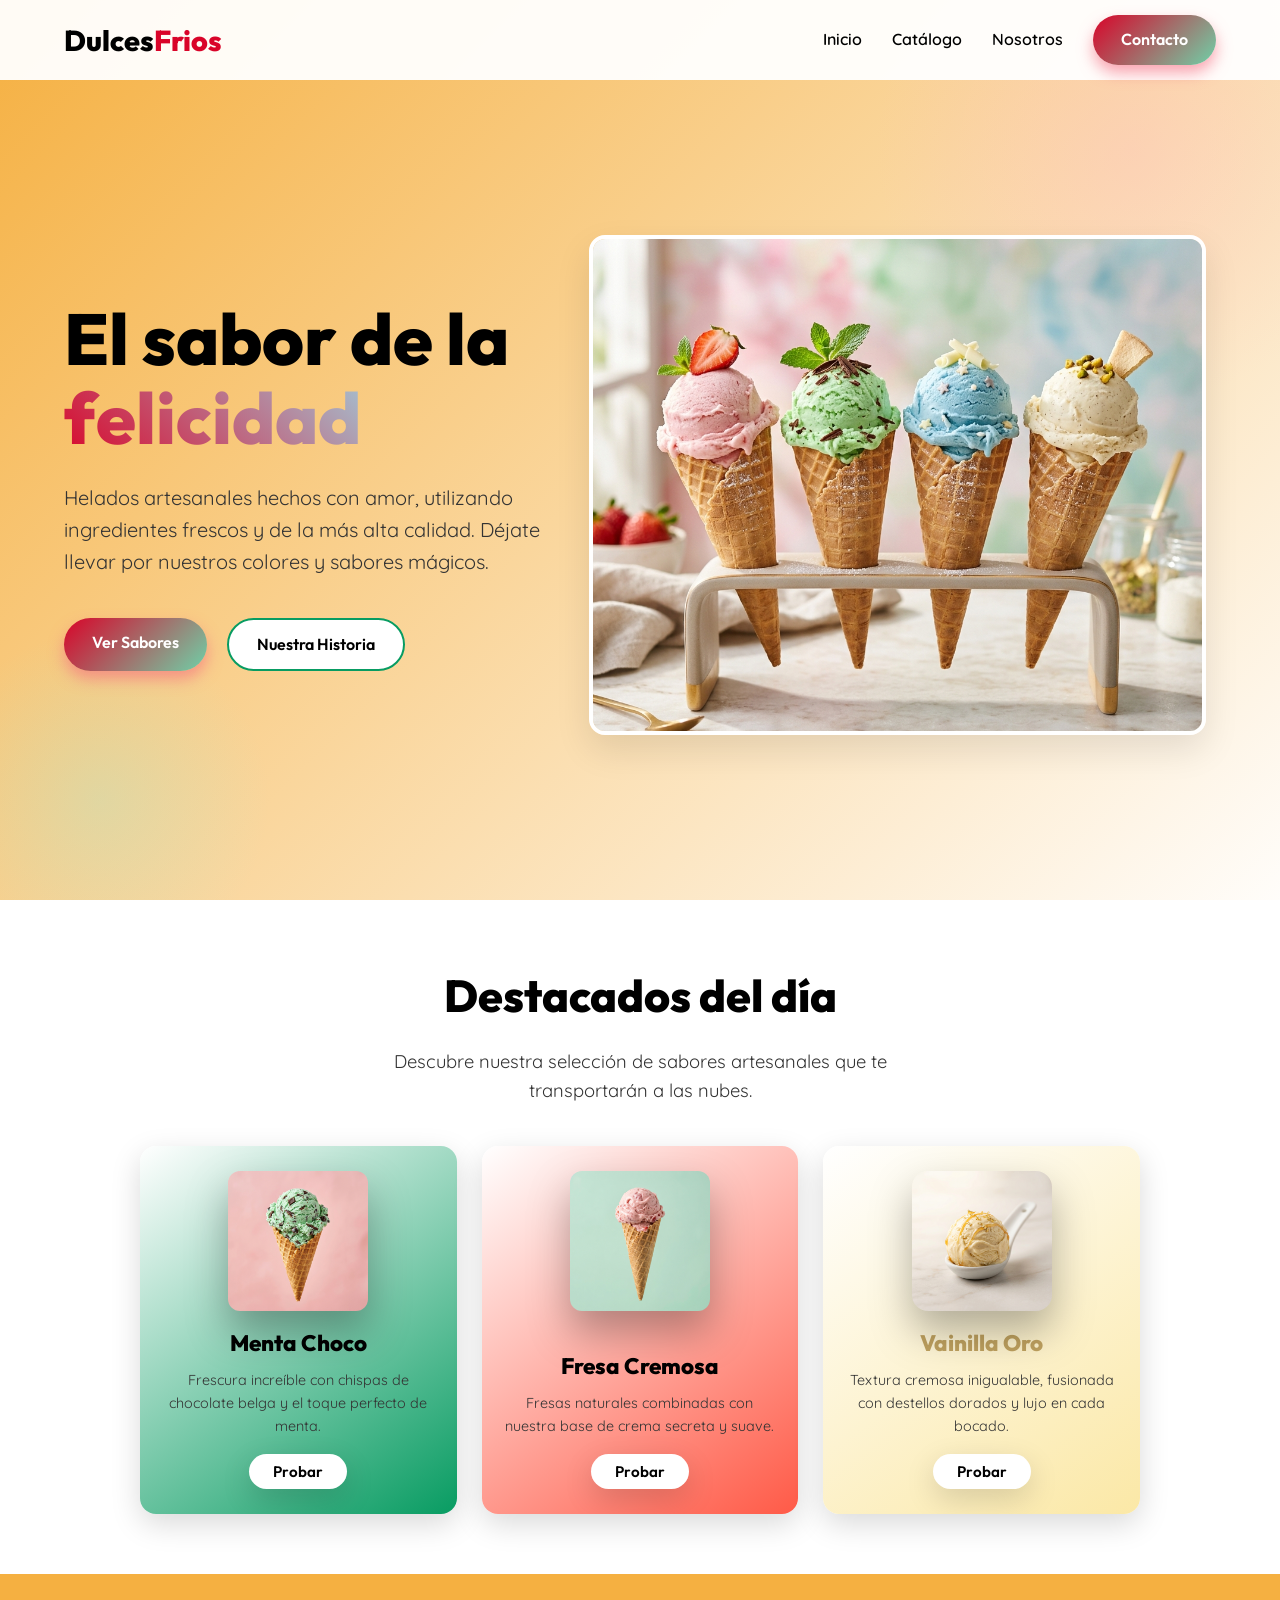
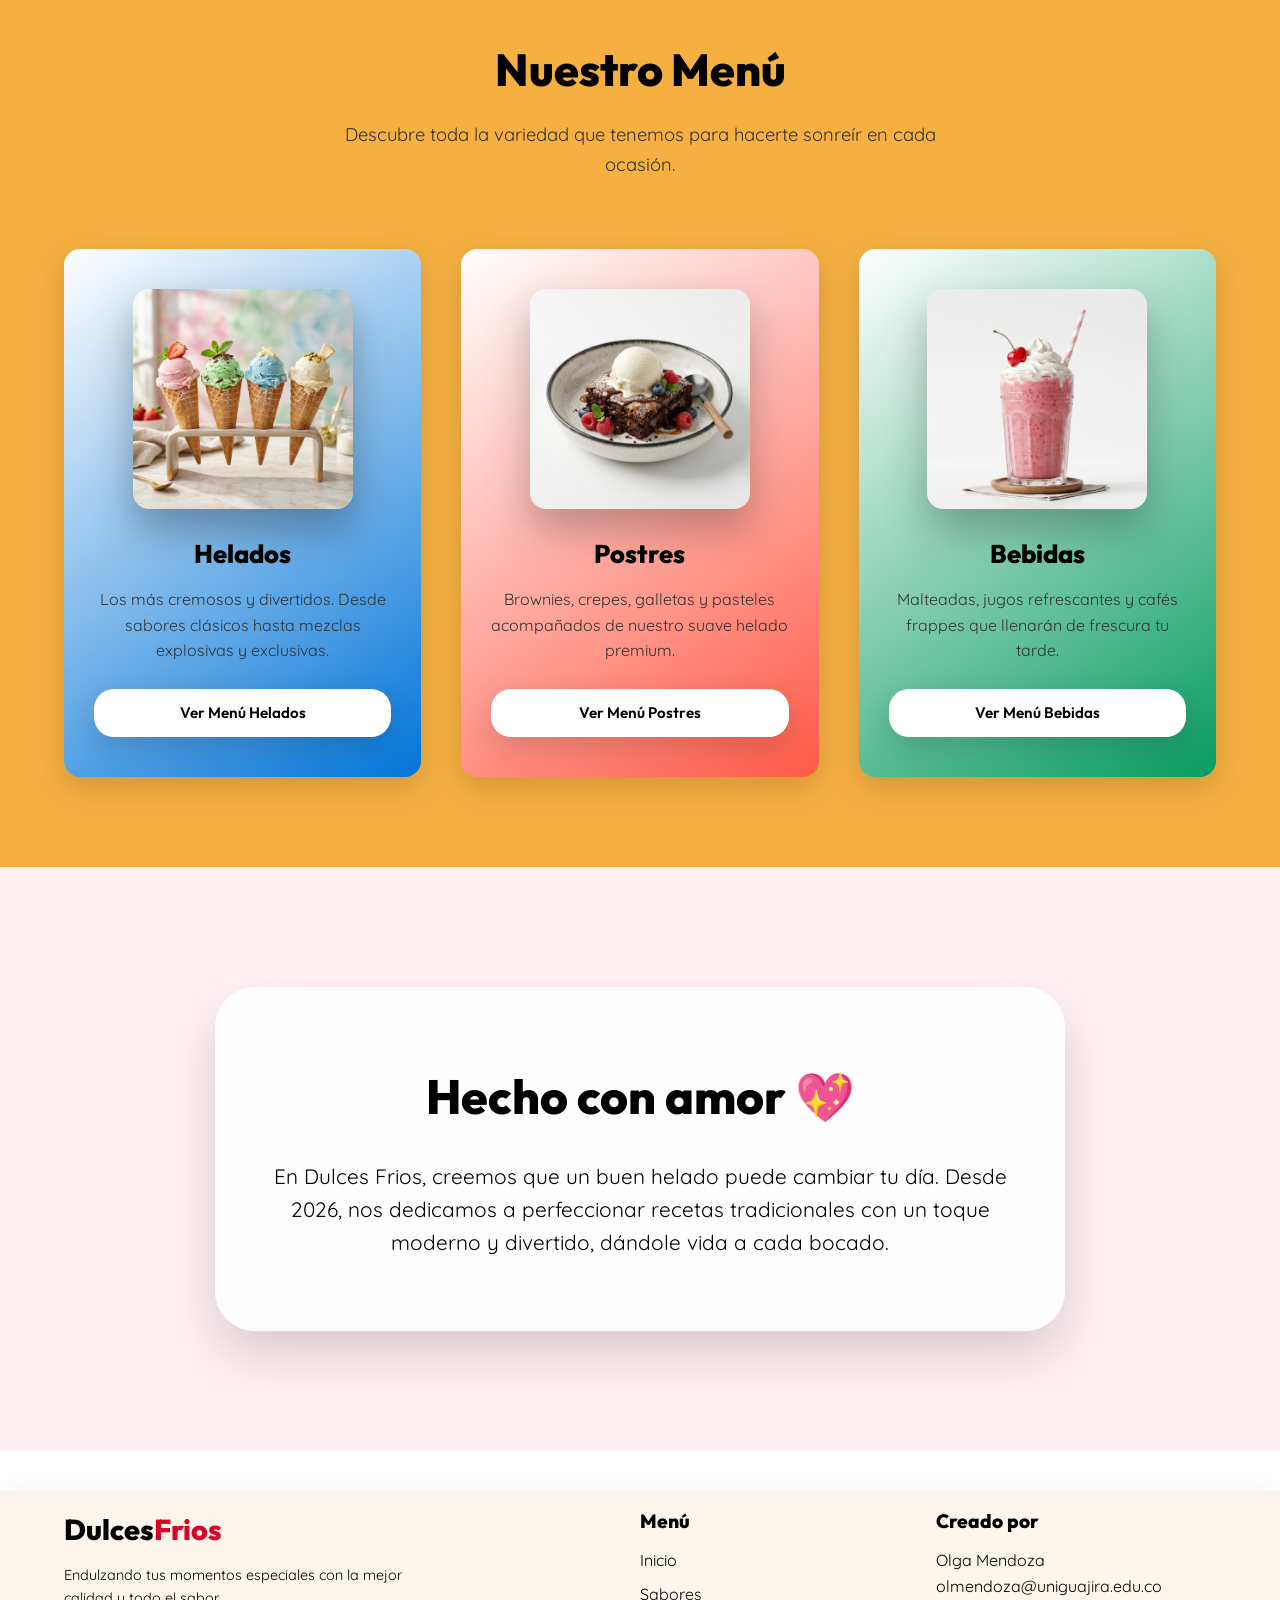
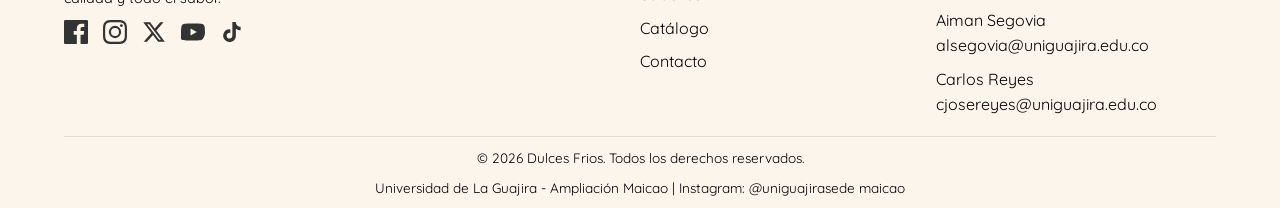
<file: index.html>
<!DOCTYPE html>
<html lang="es">

<head>
    <meta charset="UTF-8">
    <meta name="viewport" content="width=device-width, initial-scale=1.0">
    <title>Dulces Frios - Sabores que enamoran</title>
    <meta name="description" content="Heladería artesanal con los mejores sabores.">
    <link rel="stylesheet" href="styles.css">
    <!-- Google Fonts -->
    <link rel="preconnect" href="https://fonts.googleapis.com">
    <link rel="preconnect" href="https://fonts.gstatic.com" crossorigin>
    <link
        href="https://fonts.googleapis.com/css2?family=Outfit:wght@300;400;600;800&family=Quicksand:wght@400;500;600;700&display=swap"
        rel="stylesheet">
</head>

<body>
    <header class="navbar">
        <div class="logo">Dulces<span>Frios</span></div>
        <nav class="nav-links">
            <a href="index.html">Inicio</a>
            <a href="catalogo.html">Catálogo</a>
            <a href="nosotros.html">Nosotros</a>
            <a href="contacto.html" class="btn-primary">Contacto</a>
        </nav>
        <div class="menu-toggle" id="mobile-menu">
            <span class="bar"></span>
            <span class="bar"></span>
            <span class="bar"></span>
        </div>
    </header>

    <main>
        <section id="home" class="hero">
            <div class="hero-content">
                <h1>El sabor de la <span class="text-gradient">felicidad</span></h1>
                <p>Helados artesanales hechos con amor, utilizando ingredientes frescos y de la más alta calidad. Déjate
                    llevar por nuestros colores y sabores mágicos.</p>
                <div class="hero-buttons">
                    <a href="#sabores" class="btn-primary">Ver Sabores</a>
                    <a href="nosotros.html" class="btn-secondary">Nuestra Historia</a>
                </div>
            </div>
            <div class="hero-image-container" style="position: relative; padding: 10px;">
                <img src="assets/hero_ice_cream_1776180432655.png" alt="Conos de helado deliciosos"
                    class="hero-img floating"
                    style="width: 100%; border-radius: 16px; object-fit: cover; max-height: 500px; box-shadow: 0 15px 35px rgba(0,0,0,0.1); border: 4px solid var(--color-white);">
                <div class="blob-background"></div>
            </div>
        </section>

        <section id="sabores" class="flavors-section destacados-section">
            <div class="section-header">
                <h2>Destacados del día</h2>
                <p>Descubre nuestra selección de sabores artesanales que te transportarán a las nubes.</p>
            </div>
            <div class="flavor-grid">
                <!-- Card 1 -->
                <div class="flavor-card card-mint">
                    <div class="card-img-container">
                        <img src="assets/mint_ice_cream_1776180514341.png" alt="Helado de Menta" class="flavor-img">
                    </div>
                    <div class="card-content">
                        <h3>Menta Choco</h3>
                        <p>Frescura increíble con chispas de chocolate belga y el toque perfecto de menta.</p>
                        <button class="btn-small">Probar</button>
                    </div>
                </div>

                <!-- Card 2 -->
                <div class="flavor-card card-strawberry">
                    <div class="card-img-container">
                        <img src="assets/strawberry_ice_cream_1776180595097.png" alt="Helado de Fresa"
                            class="flavor-img">
                    </div>
                    <div class="card-content">
                        <h3>Fresa Cremosa</h3>
                        <p>Fresas naturales combinadas con nuestra base de crema secreta y suave.</p>
                        <button class="btn-small">Probar</button>
                    </div>
                </div>

                <!-- Card 3: Vainilla Oro -->
                <div class="flavor-card card-celeste" style="background: linear-gradient(145deg, #ffffff, #fbe8a6);">
                    <div class="card-img-container">
                        <img src="assets/vainilla_oro.png" alt="Helado Vainilla Oro" class="flavor-img"
                            style="border-radius: 16px;">
                    </div>
                    <div class="card-content">
                        <h3 style="color: #bfa15f;">Vainilla Oro</h3>
                        <p>Textura cremosa inigualable, fusionada con destellos dorados y lujo en cada bocado.</p>
                        <button class="btn-small">Probar</button>
                    </div>
                </div>
            </div>
        </section>

        <!-- Nuevo Menú Section -->
        <section id="menu" class="flavors-section"
            style="background-color: var(--color-cream); padding-top: 60px; padding-bottom: 90px;">
            <div class="section-header">
                <h2>Nuestro Menú</h2>
                <p>Descubre toda la variedad que tenemos para hacerte sonreír en cada ocasión.</p>
            </div>
            <div class="flavor-grid">
                <!-- Helados -->
                <div class="flavor-card card-celeste"
                    style="background: linear-gradient(145deg, #ffffff, var(--color-celeste));">
                    <div class="card-img-container">
                        <img src="assets/hero_ice_cream_1776180432655.png" alt="Helados" class="flavor-img"
                            style="border-radius: 16px;">
                    </div>
                    <div class="card-content">
                        <h3>Helados</h3>
                        <p>Los más cremosos y divertidos. Desde sabores clásicos hasta mezclas explosivas y exclusivas.</p>
                        <a href="catalogo.html#helados" class="btn-small text-center" style="width:100%; display:block; padding: 12px 0;">Ver Menú Helados</a>
                    </div>
                </div>

                <!-- Postres -->
                <div class="flavor-card card-strawberry"
                    style="background: linear-gradient(145deg, #ffffff, var(--color-pink-light));">
                    <div class="card-img-container" style="position: relative;">
                        <img src="assets/postre_brownie.png" alt="Postres" class="flavor-img"
                            style="border-radius: 16px; filter: drop-shadow(0 20px 20px rgba(0,0,0,0.25)); object-fit: contain;">
                    </div>
                    <div class="card-content">
                        <h3>Postres</h3>
                        <p>Brownies, crepes, galletas y pasteles acompañados de nuestro suave helado premium.</p>
                        <a href="catalogo.html#postres" class="btn-small text-center" style="width:100%; display:block; padding: 12px 0;">Ver Menú Postres</a>
                    </div>
                </div>

                <!-- Bebidas -->
                <div class="flavor-card card-mint"
                    style="background: linear-gradient(145deg, #ffffff, var(--color-mint));">
                    <div class="card-img-container">
                        <img src="assets/bebida_malteada.png" alt="Bebidas" class="flavor-img"
                            style="border-radius: 16px; filter: drop-shadow(0 20px 20px rgba(0,0,0,0.25)); object-fit: contain;">
                    </div>
                    <div class="card-content">
                        <h3>Bebidas</h3>
                        <p>Malteadas, jugos refrescantes y cafés frappes que llenarán de frescura tu tarde.</p>
                        <a href="catalogo.html#bebidas" class="btn-small text-center" style="width:100%; display:block; padding: 12px 0;">Ver Menú Bebidas</a>
                    </div>
                </div>
            </div>

        </section>

        <section id="sobre-nosotros" class="about-section">
            <div class="glass-panel">
                <div class="about-text">
                    <h2>Hecho con amor 💖</h2>
                    <p>En Dulces Frios, creemos que un buen helado puede cambiar tu día. Desde 2026, nos dedicamos a
                        perfeccionar recetas tradicionales con un toque moderno y divertido, dándole vida a cada bocado.
                    </p>
                </div>
            </div>
        </section>
    </main>

    <!-- Footer -->
    <footer class="footer">
        <div class="footer-container">
            <!-- Brand & Logos -->
            <div class="footer-brand">
                <div class="logo">Dulces<span>Frios</span></div>
                <p>Endulzando tus momentos especiales con la mejor calidad y todo el sabor.</p>
                <div class="social-icons">
                    <a href="#" aria-label="Facebook"><svg class="w-6 h-6" style="width: 24px; height: 24px;"
                            fill="currentColor" viewBox="0 0 24 24">
                            <path
                                d="M22.675 0h-21.35C.597 0 0 .597 0 1.325v21.351C0 23.403.597 24 1.325 24H12.82v-9.294H9.692v-3.622h3.128V8.413c0-3.1 1.893-4.788 4.659-4.788 1.325 0 2.463.099 2.795.143v3.24l-1.918.001c-1.504 0-1.795.715-1.795 1.763v2.313h3.587l-.467 3.622h-3.12V24h6.116c.73 0 1.323-.597 1.323-1.325V1.325C24 .597 23.403 0 22.675 0z" />
                        </svg></a>
                    <a href="#" aria-label="Instagram"><svg class="w-6 h-6" style="width: 24px; height: 24px;"
                            fill="currentColor" viewBox="0 0 24 24">
                            <path
                                d="M12 2.163c3.204 0 3.584.012 4.85.07 3.252.148 4.771 1.691 4.919 4.919.058 1.265.069 1.645.069 4.849 0 3.205-.012 3.584-.069 4.849-.149 3.225-1.664 4.771-4.919 4.919-1.266.058-1.644.07-4.85.07-3.204 0-3.584-.012-4.849-.07-3.26-.149-4.771-1.699-4.919-4.92-.058-1.265-.07-1.644-.07-4.849 0-3.204.013-3.583.07-4.849.149-3.227 1.664-4.771 4.919-4.919 1.266-.057 1.645-.069 4.849-.069zM12 0C8.741 0 8.333.014 7.053.072 2.695.272.273 2.69.073 7.052.014 8.333 0 8.741 0 12c0 3.259.014 3.668.072 4.948.2 4.358 2.618 6.78 6.98 6.98C8.333 23.986 8.741 24 12 24c3.259 0 3.668-.014 4.948-.072 4.354-.2 6.782-2.618 6.979-6.98.059-1.28.073-1.689.073-4.948 0-3.259-.014-3.667-.072-4.947-.196-4.354-2.617-6.78-6.979-6.98C15.668.014 15.259 0 12 0zm0 5.838a6.162 6.162 0 100 12.324 6.162 6.162 0 000-12.324zM12 16a4 4 0 110-8 4 4 0 010 8zm6.406-11.845a1.44 1.44 0 100 2.881 1.44 1.44 0 000-2.881z" />
                        </svg></a>
                    <a href="#" aria-label="X"><svg class="w-6 h-6" style="width: 24px; height: 24px;"
                            fill="currentColor" viewBox="0 0 24 24">
                            <path
                                d="M18.244 2.25h3.308l-7.227 8.26 8.502 11.24H16.17l-5.214-6.817L4.99 21.75H1.68l7.73-8.835L1.254 2.25H8.08l4.713 6.231zm-1.161 17.52h1.833L7.084 4.126H5.117z" />
                        </svg></a>
                    <a href="#" aria-label="YouTube"><svg class="w-6 h-6" style="width: 24px; height: 24px;"
                            fill="currentColor" viewBox="0 0 24 24">
                            <path
                                d="M23.498 6.186a3.016 3.016 0 0 0-2.122-2.136C19.505 3.545 12 3.545 12 3.545s-7.505 0-9.377.505A3.017 3.017 0 0 0 .502 6.186C0 8.07 0 12 0 12s0 3.93-.502 5.814a3.016 3.016 0 0 0 2.122 2.136c1.871.505 9.376.505 9.376.505s7.505 0 9.377-.505a3.015 3.015 0 0 0 2.122-2.136C24 15.93 24 12 24 12s0-3.93-.502-5.814zM9.545 15.568V8.432L15.818 12l-6.273 3.568z" />
                        </svg></a>
                    <a href="#" aria-label="TikTok"><svg class="w-6 h-6" style="width: 24px; height: 24px;"
                            fill="currentColor" viewBox="0 0 24 24">
                            <path
                                d="M19.59 6.69a4.83 4.83 0 0 1-3.77-4.25V2h-3.45v13.67a2.89 2.89 0 0 1-5.2 1.74 2.89 2.89 0 0 1 2.31-4.64 2.93 2.93 0 0 1 .88.13V9.4a6.84 6.84 0 0 0-1-.05A6.33 6.33 0 0 0 5 20.1a6.34 6.34 0 0 0 10.86-4.43v-7a8.16 8.16 0 0 0 4.77 1.52v-3.4a4.85 4.85 0 0 1-1-.1z" />
                        </svg></a>
                </div>
            </div>

            <!-- Menú -->
            <div class="footer-links">
                <h4>Menú</h4>
                <ul>
                    <li><a href="index.html">Inicio</a></li>
                    <li><a href="index.html#sabores">Sabores</a></li>
                    <li><a href="catalogo.html">Catálogo</a></li>
                    <li><a href="contacto.html">Contacto</a></li>
                </ul>
            </div>

            <!-- Creadores -->
            <div class="footer-creators">
                <h4>Creado por</h4>
                <ul>
                    <li>Olga Mendoza <br><a href="mailto:olmendoza@uniguajira.edu.co"
                            class="text-brand-pink text-sm opacity-90 hover:opacity-100 transition-opacity">olmendoza@uniguajira.edu.co</a>
                    </li>
                    <li>Aiman Segovia <br><a href="mailto:alsegovia@uniguajira.edu.co"
                            class="text-brand-pink text-sm opacity-90 hover:opacity-100 transition-opacity">alsegovia@uniguajira.edu.co</a>
                    </li>
                    <li>Carlos Reyes <br><a href="mailto:cjosereyes@uniguajira.edu.co"
                            class="text-brand-pink text-sm opacity-90 hover:opacity-100 transition-opacity">cjosereyes@uniguajira.edu.co</a>
                    </li>
                </ul>
            </div>
        </div>
        <div class="footer-bottom">
            <p>&copy; 2026 Dulces Frios. Todos los derechos reservados.</p>
            <p style="margin-top: 8px;">Universidad de La Guajira - Ampliación Maicao | Instagram: <a
                    href="https://instagram.com/uniguajirasede" target="_blank"
                    class="text-brand-celeste">@uniguajirasede maicao</a></p>
        </div>
    </footer>

    <script src="script.js"></script>
</body>

</html>
</file>
<file: styles.css>
:root {
    --color-pink: #d90429; /* Vibrant pink */
    --color-pink-light: #ff5a47;
    --color-celeste: #0275d8;
    --color-cream: #f5b041;
    --color-mint: #089c62;
    --color-text: #000000;
    --color-text-light: #333333;
    --color-white: #ffffff; 
    --font-heading: 'Outfit', sans-serif;
    --font-body: 'Quicksand', sans-serif;
    --transition: all 0.3s ease;
    --shadow-soft: 0 10px 30px rgba(0, 0, 0, 0.15);
    --shadow-hover: 0 15px 40px rgba(0, 0, 0, 0.3);
}

* {
    margin: 0;
    padding: 0;
    box-sizing: border-box;
}

html {
    scroll-behavior: smooth;
}

body {
    font-family: var(--font-body);
    background-color: var(--color-white);
    color: var(--color-text);
    line-height: 1.6;
    overflow-x: hidden;
}

h1,
h2,
h3,
h4,
h5,
h6 {
    font-family: var(--font-heading);
    font-weight: 800;
    color: var(--color-text);
}

a {
    text-decoration: none;
    color: inherit;
}

/* Typography Utilities */
.text-gradient {
    background: linear-gradient(45deg, var(--color-pink), #a4c3d2);
    -webkit-background-clip: text;
    background-clip: text;
    -webkit-text-fill-color: transparent;
}

/* Buttons */
.btn-primary,
.btn-secondary,
.btn-small {
    display: inline-block;
    padding: 12px 28px;
    border-radius: 50px;
    font-family: var(--font-heading);
    font-weight: 600;
    cursor: pointer;
    transition: var(--transition);
    border: none;
    font-size: 1rem;
}

.btn-primary {
    background: linear-gradient(135deg, var(--color-pink), #6fd1a8);
    color: var(--color-white);
    box-shadow: 0 8px 15px rgba(245, 105, 126, 0.6);
}

.btn-primary:hover {
    transform: translateY(-3px);
    box-shadow: 0 12px 25px rgba(245, 105, 126, 0.8);
}

.btn-secondary {
    background: var(--color-white);
    color: var(--color-text);
    border: 2px solid var(--color-mint);
}

.btn-secondary:hover {
    background: var(--color-mint);
    color: var(--color-text);
    transform: translateY(-3px);
    border-color: transparent;
}

.btn-small {
    padding: 8px 24px;
    font-size: 0.95rem;
    background: var(--color-white);
    color: var(--color-text);
    border-radius: 20px;
    border: none;
    font-weight: 600;
    cursor: pointer;
    transition: var(--transition);
}

.btn-small:hover {
    background: var(--color-text);
    color: var(--color-white);
}

/* Navbar */
.navbar {
    display: flex;
    justify-content: space-between;
    align-items: center;
    padding: 15px 5%;
    background-color: rgba(255, 255, 255, 0.95);
    /* backdrop-filter eliminado para que no se difumine el fondo */
    position: fixed;
    top: 0;
    width: 100%;
    z-index: 1000;
    transition: var(--transition);
}

.navbar.scrolled {
    padding: 15px 5%;
    box-shadow: var(--shadow-soft);
}

.logo {
    font-family: var(--font-heading);
    font-size: 1.8rem;
    font-weight: 800;
    color: var(--color-text);
}

.logo span {
    color: var(--color-pink);
}

.nav-links {
    display: flex;
    align-items: center;
    gap: 30px;
}

.nav-links a {
    font-weight: 600;
    transition: var(--transition);
}

.nav-links a:not(.btn-primary):hover {
    color: var(--color-pink);
}

/* Mobile Menu */
.menu-toggle {
    display: none;
    flex-direction: column;
    cursor: pointer;
}

.menu-toggle .bar {
    width: 25px;
    height: 3px;
    background-color: var(--color-text);
    margin: 4px 0;
    transition: var(--transition);
    border-radius: 3px;
}

/* Hero Section */
.hero {
    min-height: 100vh;
    display: flex;
    align-items: center;
    justify-content: space-between;
    padding: 120px 5% 50px;
    background: linear-gradient(135deg, var(--color-cream) 0%, #fffdfa 100%);
    position: relative;
    overflow: hidden;
}

.hero::before {
    content: '';
    position: absolute;
    top: -150px;
    right: -150px;
    width: 600px;
    height: 600px;
    background: radial-gradient(circle, rgba(255, 182, 193, 0.3) 0%, transparent 60%);
    z-index: 0;
    border-radius: 50%;
}

.hero::after {
    content: '';
    position: absolute;
    bottom: -100px;
    left: -100px;
    width: 400px;
    height: 400px;
    background: radial-gradient(circle, rgba(168, 230, 207, 0.3) 0%, transparent 60%);
    z-index: 0;
    border-radius: 50%;
}

.hero-content {
    flex: 1;
    max-width: 600px;
    position: relative;
    z-index: 1;
}

.hero-content h1 {
    font-size: 4.5rem;
    line-height: 1.1;
    margin-bottom: 25px;
}

.hero-content p {
    font-size: 1.25rem;
    color: var(--color-text-light);
    margin-bottom: 40px;
}

.hero-buttons {
    display: flex;
    gap: 20px;
}

.hero-image-container {
    flex: 1.2;
    position: relative;
    display: flex;
    justify-content: center;
    align-items: center;
    z-index: 1;
}

/* Float Animation */
.floating {
    animation: float 6s ease-in-out infinite;
}

@keyframes float {
    0% {
        transform: translateY(0px) rotate(0deg);
    }

    50% {
        transform: translateY(-20px) rotate(1deg);
    }

    100% {
        transform: translateY(0px) rotate(0deg);
    }
}

/* Flavors Section */
.flavors-section {
    padding: 100px 5%;
    background-color: var(--color-white);
    position: relative;
}

.section-header {
    text-align: center;
    margin-bottom: 70px;
}

.section-header h2 {
    font-size: 2.8rem;
    margin-bottom: 15px;
}

.section-header p {
    color: var(--color-text-light);
    font-size: 1.15rem;
    max-width: 600px;
    margin: 0 auto;
}

.flavor-grid {
    display: grid;
    grid-template-columns: repeat(auto-fit, minmax(250px, 1fr));
    gap: 40px;
    max-width: 1200px;
    margin: 0 auto;
}

.flavor-card {
    border-radius: 16px;
    padding: 40px 30px;
    text-align: center;
    transition: var(--transition);
    position: relative;
    background: var(--color-white);
    box-shadow: var(--shadow-soft);
    overflow: hidden;
    display: flex;
    flex-direction: column;
    justify-content: space-between;
}

.flavor-card:hover {
    transform: translateY(-15px);
    box-shadow: var(--shadow-hover);
}

.card-mint {
    background: linear-gradient(145deg, #ffffff, var(--color-mint));
}

.card-strawberry {
    background: linear-gradient(145deg, #ffffff, var(--color-pink-light));
}

.card-celeste {
    background: linear-gradient(145deg, #ffffff, var(--color-celeste));
}

.card-img-container {
    height: 220px;
    display: flex;
    justify-content: center;
    align-items: center;
    margin-bottom: 25px;
}

.flavor-img {
    max-height: 100%;
    max-width: 100%;
    object-fit: contain;
    border-radius: 12px;
    filter: drop-shadow(0 20px 20px rgba(0, 0, 0, 0.3));
    transition: var(--transition);
}

.flavor-card:hover .flavor-img {
    transform: scale(1.08) rotate(3deg);
}

.card-content h3 {
    font-size: 1.6rem;
    margin-bottom: 12px;
}

.card-content p {
    color: var(--color-text-light);
    margin-bottom: 25px;
    font-size: 1rem;
    flex-grow: 1;
}

.card-content .btn-small {
    box-shadow: var(--shadow-soft);
    align-self: center;
}

/* About Section (Glassmorphism) */
.about-section {
    padding: 120px 5%;
    background: url('https://images.unsplash.com/photo-1497034825429-c343d7c6a68f?ixlib=rb-4.0.3&auto=format&fit=crop&w=1920&q=80') center/cover fixed;
    display: flex;
    justify-content: center;
    align-items: center;
    position: relative;
}

.about-section::after {
    content: '';
    position: absolute;
    top: 0;
    left: 0;
    width: 100%;
    height: 100%;
    background: rgba(255, 182, 193, 0.2);
    /* Soft pink overlay */
}

.glass-panel {
    background: rgba(255, 255, 255, 0.92); /* Ligeramente transparente, sin difuminar (blur) */
    border-radius: 40px;
    padding: 70px 50px;
    max-width: 850px;
    text-align: center;
    border: 1px solid rgba(255, 255, 255, 0.5);
    box-shadow: 0 25px 50px rgba(0, 0, 0, 0.15);
    position: relative;
    z-index: 2;
}

.glass-panel h2 {
    font-size: 3rem;
    margin-bottom: 25px;
}

.glass-panel p {
    font-size: 1.3rem;
    color: var(--color-text);
}

/* Footer */
.footer {
    background-color: #fcf5eb;
    color: var(--color-text);
    padding: 15px 5% 10px;
    box-shadow: 0 -5px 20px rgba(0, 0, 0, 0.03);
    margin-top: 40px;
}

.footer-container {
    display: flex;
    flex-wrap: wrap;
    justify-content: space-between;
    gap: 15px;
    max-width: 1200px;
    margin: 0 auto;
    margin-bottom: 10px;
}

.footer-brand {
    flex: 2;
    min-width: 300px;
}

.footer-brand .logo {
    margin-bottom: 12px;
}

.footer-brand p {
    color: var(--color-text);
    /* improved contrast */
    margin-bottom: 10px;
    max-width: 350px;
    font-size: 0.9rem;
}

.social-icons {
    display: flex;
    gap: 15px;
}

.social-icons a {
    color: var(--color-text-light);
    transition: var(--transition);
}

.social-icons a:hover {
    color: var(--color-pink);
    transform: translateY(-3px);
}

.footer-links,
.footer-creators {
    flex: 1;
    min-width: 150px;
}

.footer-links h4,
.footer-creators h4 {
    font-family: var(--font-heading);
    font-size: 1.2rem;
    margin-bottom: 12px;
    color: var(--color-text);
}

.footer-links ul,
.footer-creators ul {
    list-style: none;
}

.footer-links li,
.footer-creators li {
    margin-bottom: 8px;
}

.footer-links a,
.footer-creators li {
    color: var(--color-text);
    transition: var(--transition);
    text-decoration: none;
}

.footer-links a:hover {
    color: var(--color-pink);
}

.footer-bottom {
    text-align: center;
    border-top: 1px solid rgba(0, 0, 0, 0.1);
    padding-top: 10px;
    font-size: 0.85rem;
    color: var(--color-text);
}

/* Destacados Section Modifier */
.destacados-section {
    padding: 60px 5%;
}

.destacados-section .section-header {
    margin-bottom: 40px;
}

.destacados-section .flavor-grid {
    grid-template-columns: repeat(auto-fit, minmax(260px, 1fr));
    gap: 25px;
    max-width: 1000px;
}

.destacados-section .flavor-card {
    padding: 25px 20px;
    border-radius: 16px;
}

.destacados-section .card-img-container {
    height: 140px;
    margin-bottom: 15px;
}

.destacados-section .card-content h3 {
    font-size: 1.4rem;
    margin-bottom: 8px;
}

.destacados-section .card-content p {
    font-size: 0.9rem;
    margin-bottom: 15px;
}

/* Responsive Design */
@media (max-width: 900px) {
    .hero {
        flex-direction: column;
        text-align: center;
        padding-top: 140px;
        gap: 50px;
    }

    .hero-content h1 {
        font-size: 3.5rem;
    }

    .hero-buttons {
        justify-content: center;
    }
}

@media (max-width: 768px) {
    .menu-toggle {
        display: flex;
    }

    .nav-links {
        display: none;
        position: absolute;
        top: 100%;
        left: 0;
        width: 100%;
        background-color: rgba(255, 255, 255, 0.98);
        flex-direction: column;
        padding: 30px 20px;
        box-shadow: 0 10px 20px rgba(0, 0, 0, 0.05);
        gap: 20px;
    }

    .nav-links.active {
        display: flex;
    }

    .hero-content h1 {
        font-size: 3rem;
    }

    .glass-panel {
        padding: 50px 30px;
    }
}

@media (max-width: 480px) {
    .hero {
        padding-top: 100px;
        padding-bottom: 40px;
    }

    .hero-content h1 {
        font-size: 2.2rem;
    }

    .hero-content p {
        font-size: 1.05rem;
        margin-bottom: 30px;
    }

    .hero-buttons {
        flex-direction: column;
        gap: 15px;
    }
    
    .hero-buttons a {
        text-align: center;
        width: 100%;
    }

    .flavors-section, .destacados-section, .about-section {
        padding: 60px 5%;
    }

    .section-header h2 {
        font-size: 2rem;
    }
    
    .flavor-grid {
        grid-template-columns: 1fr;
    }

    .glass-panel {
        padding: 30px 20px;
        border-radius: 20px;
    }

    .glass-panel h2 {
        font-size: 2rem;
    }

    .footer-container {
        flex-direction: column;
        text-align: center;
    }

    .footer-brand p {
        margin: 0 auto 15px auto;
    }

    .social-icons {
        justify-content: center;
        margin-bottom: 25px;
    }

    .footer-links, .footer-creators {
        margin-bottom: 20px;
    }
}

/* Detailed Menus Styles */
.detailed-menus-container {
    max-width: 1200px;
    margin: 0 auto;
    background: var(--color-white);
    border-radius: 20px;
    padding: 40px;
    box-shadow: var(--shadow-soft);
    animation: fadeIn 0.5s ease;
}

@keyframes fadeIn {
    from { opacity: 0; transform: translateY(10px); }
    to { opacity: 1; transform: translateY(0); }
}

.menu-category-title {
    font-size: 2.2rem;
    color: var(--color-pink);
    text-align: center;
    margin-bottom: 30px;
    border-bottom: 2px dashed var(--color-pink-light);
    padding-bottom: 15px;
}

.menu-lists-grid {
    display: grid;
    grid-template-columns: repeat(auto-fit, minmax(280px, 1fr));
    gap: 30px;
}

.menu-list {
    background: #fdfdfd;
    border-radius: 16px;
    border: 1px solid rgba(0,0,0,0.05);
    box-shadow: 0 8px 25px rgba(0,0,0,0.04);
    overflow: hidden;
    display: flex;
    flex-direction: column;
}

.menu-list-img {
    height: 140px;
    background-size: cover;
    background-position: center;
    border-bottom: 3px solid var(--color-mint);
}

.menu-list-content {
    padding: 20px;
}

.menu-list h4 {
    font-size: 1.3rem;
    color: var(--color-text);
    margin-bottom: 20px;
    display: flex;
    align-items: center;
}

.menu-list ul.selectable-items {
    list-style: none;
    padding-left: 0;
    display: flex;
    flex-wrap: wrap;
    gap: 10px;
}

.menu-list ul.selectable-items li {
    margin-bottom: 0;
    color: var(--color-text-light);
    font-size: 1rem;
    padding: 8px 16px;
    background: #f0f4f8;
    border-radius: 20px;
    cursor: pointer;
    transition: all 0.2s ease;
    font-weight: 500;
}

.menu-list ul.selectable-items li:hover {
    background: var(--color-celeste);
    color: white;
    transform: translateY(-2px);
}

.menu-list ul.selectable-items li.selected {
    background: var(--color-pink);
    color: white;
    box-shadow: 0 4px 12px rgba(246, 76, 102, 0.4);
}

/* End of Detailed Menus */
</file>
